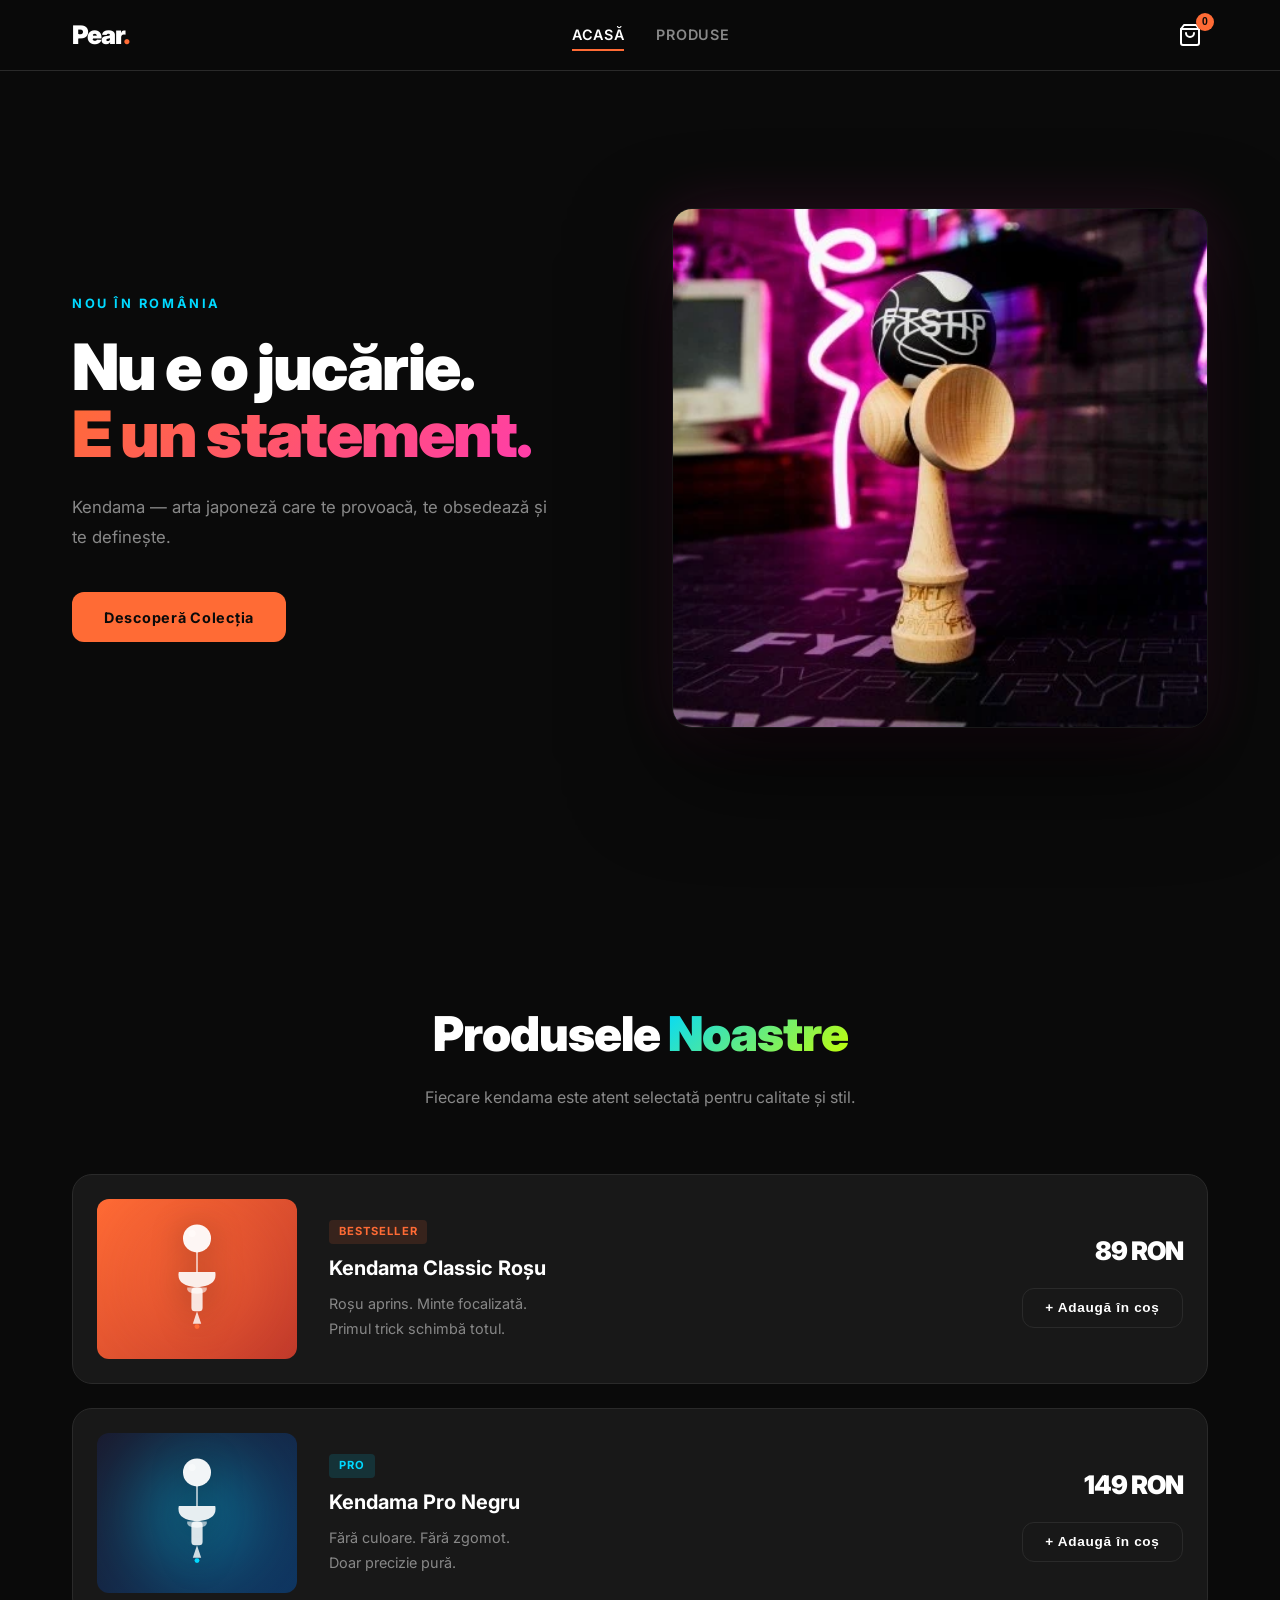
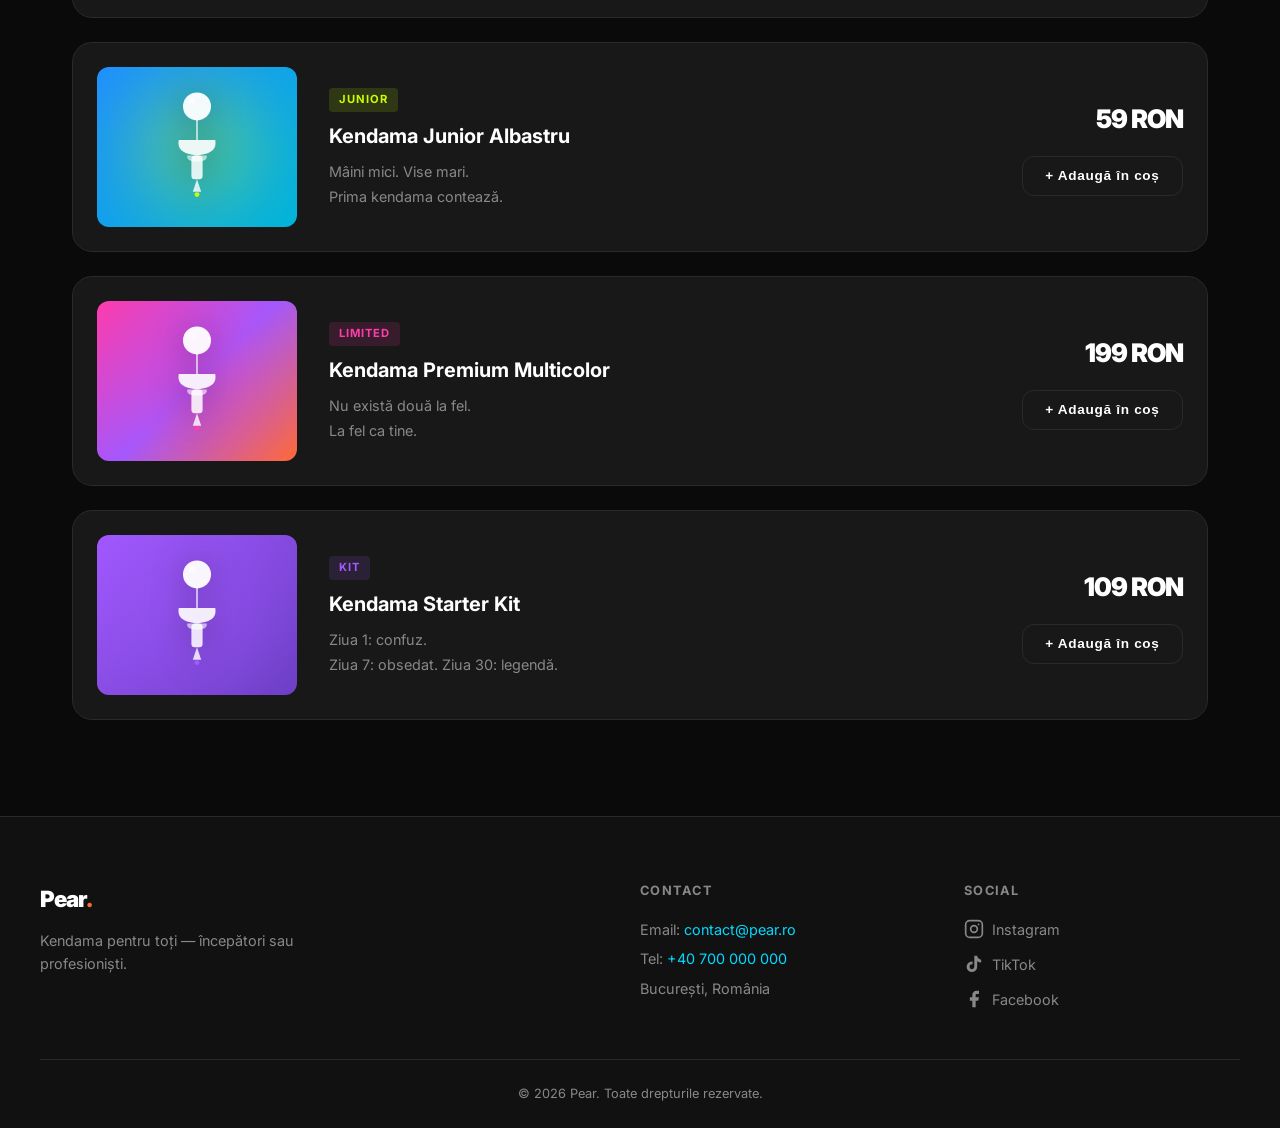
<file: index.html>
<!DOCTYPE html>
<html lang="ro">
<head>
  <meta charset="UTF-8" />
  <meta name="viewport" content="width=device-width, initial-scale=1.0" />
  <title>Pear — Magazin Kendama Online | Livrare în România</title>

  <!-- SEO -->
  <meta name="description" content="Cumpără kendama de calitate din magazinul Pear. Livrare rapidă în toată România. Kendama pentru începători, avansați și copii." />
  <meta name="keywords" content="kendama, cumpara kendama, kendama romania, jucarii japoneze, kendama shop" />
  <meta name="author" content="Pear Kendama Shop" />
  <meta name="robots" content="index, follow" />
  <link rel="canonical" href="https://drewstrr.github.io/Magazin-online/" />

  <!-- Open Graph -->
  <meta property="og:type" content="website" />
  <meta property="og:title" content="Pear — Magazin Kendama Online" />
  <meta property="og:description" content="Kendama de calitate, livrare rapidă în toată România." />
  <meta property="og:url" content="https://drewstrr.github.io/Magazin-online/" />
  <meta property="og:site_name" content="Pear Kendama" />

  <link rel="stylesheet" href="css/style.css" />
  <link rel="preconnect" href="https://fonts.googleapis.com" />
  <link href="https://fonts.googleapis.com/css2?family=Inter:wght@300;400;600;700;900&display=swap" rel="stylesheet" />
</head>
<body>

  <!-- ===== HEADER ===== -->
  <header class="header" id="header">
    <div class="header__inner">
      <a href="#home" class="logo">Pear<span class="logo__dot">.</span></a>

      <nav class="nav" id="nav">
        <a href="#home" class="nav__link active" onclick="closeMenu()">Acasă</a>
        <a href="#produse" class="nav__link" onclick="closeMenu()">Produse</a>
      </nav>

      <div class="header__actions">
        <button class="cart-btn" id="cartBtn" aria-label="Coș de cumpărături">
          <svg xmlns="http://www.w3.org/2000/svg" width="24" height="24" fill="none" viewBox="0 0 24 24" stroke="currentColor" stroke-width="2">
            <path stroke-linecap="round" stroke-linejoin="round" d="M6 2L3 6v14a2 2 0 002 2h14a2 2 0 002-2V6l-3-4z"/>
            <line x1="3" y1="6" x2="21" y2="6" stroke-linecap="round"/>
            <path stroke-linecap="round" stroke-linejoin="round" d="M16 10a4 4 0 01-8 0"/>
          </svg>
          <span class="cart-badge" id="cartBadge">0</span>
        </button>

        <button class="hamburger" id="hamburger" aria-label="Meniu" aria-expanded="false">
          <span></span><span></span><span></span>
        </button>
      </div>
    </div>
  </header>

  <!-- Mobile menu overlay -->
  <div class="nav-overlay" id="navOverlay" onclick="closeMenu()"></div>

  <!-- ===== HERO ===== -->
  <section class="hero" id="home">
    <div class="hero__content">
      <p class="hero__eyebrow">Nou în România</p>
      <h1 class="hero__title">Nu e o jucărie.<br/><span class="hero__highlight">E un statement.</span></h1>
      <p class="hero__sub">Kendama — arta japoneză care te provoacă, te obsedează și te definește.</p>
      <a href="#produse" class="btn btn--primary">Descoperă Colecția</a>
    </div>
    <div class="hero__visual">
      <img src="images/kendama_hero.webp" alt="Kendama FTSHP pe fundal neon roz" class="hero__img" />
    </div>
  </section>

  <!-- ===== PRODUCTS ===== -->
  <section class="products" id="produse">
    <div class="products__header">
      <h2 class="products__title">Produsele <span class="highlight">Noastre</span></h2>
      <p class="products__sub">Fiecare kendama este atent selectată pentru calitate și stil.</p>
    </div>
    <div class="products__list" id="productsList"></div>
  </section>

  <!-- ===== FOOTER ===== -->
  <footer class="footer">
    <div class="footer__inner">
      <div class="footer__brand">
        <span class="logo">Pear<span class="logo__dot">.</span></span>
        <p>Kendama pentru toți — începători sau profesioniști.</p>
      </div>
      <div class="footer__contact">
        <h4>Contact</h4>
        <p>Email: <a href="mailto:contact@pear.ro">contact@pear.ro</a></p>
        <p>Tel: <a href="tel:+40700000000">+40 700 000 000</a></p>
        <p>București, România</p>
      </div>
      <div class="footer__social">
        <h4>Social</h4>
        <div class="social-links">
          <a href="#" class="social-link" aria-label="Instagram">
            <svg xmlns="http://www.w3.org/2000/svg" width="20" height="20" fill="none" viewBox="0 0 24 24" stroke="currentColor" stroke-width="2">
              <rect x="2" y="2" width="20" height="20" rx="5" ry="5"/>
              <circle cx="12" cy="12" r="4"/>
              <circle cx="17.5" cy="6.5" r="1" fill="currentColor" stroke="none"/>
            </svg>
            Instagram
          </a>
          <a href="#" class="social-link" aria-label="TikTok">
            <svg xmlns="http://www.w3.org/2000/svg" width="20" height="20" viewBox="0 0 24 24" fill="currentColor">
              <path d="M19.59 6.69a4.83 4.83 0 01-3.77-4.25V2h-3.45v13.67a2.89 2.89 0 01-2.88 2.5 2.89 2.89 0 01-2.89-2.89 2.89 2.89 0 012.89-2.89c.28 0 .54.04.79.1V9.01a6.33 6.33 0 00-.79-.05 6.34 6.34 0 00-6.34 6.34 6.34 6.34 0 006.34 6.34 6.34 6.34 0 006.33-6.34V8.69a8.18 8.18 0 004.78 1.52V6.77a4.85 4.85 0 01-1.01-.08z"/>
            </svg>
            TikTok
          </a>
          <a href="#" class="social-link" aria-label="Facebook">
            <svg xmlns="http://www.w3.org/2000/svg" width="20" height="20" fill="currentColor" viewBox="0 0 24 24">
              <path d="M18 2h-3a5 5 0 00-5 5v3H7v4h3v8h4v-8h3l1-4h-4V7a1 1 0 011-1h3z"/>
            </svg>
            Facebook
          </a>
        </div>
      </div>
    </div>
    <div class="footer__bottom">
      <p>&copy; 2026 Pear. Toate drepturile rezervate.</p>
    </div>
  </footer>

  <!-- ===== CART SIDE PANEL ===== -->
  <div class="cart-overlay" id="cartOverlay"></div>
  <aside class="cart-panel" id="cartPanel">
    <div class="cart-panel__header">
      <h3>Coșul Tău</h3>
      <button class="cart-close" id="cartClose" aria-label="Închide coșul">&times;</button>
    </div>
    <div class="cart-panel__items" id="cartItems">
      <p class="cart-empty">Coșul tău este gol.</p>
    </div>
    <div class="cart-panel__footer" id="cartFooter" style="display:none;">
      <div class="cart-total">
        <span>Total:</span>
        <span id="cartTotal">0 RON</span>
      </div>
      <a href="checkout.html" class="btn btn--primary btn--full" style="text-align:center;">Finalizează Comanda →</a>
    </div>
  </aside>

  <script src="js/main.js"></script>
</body>
</html>
</file>
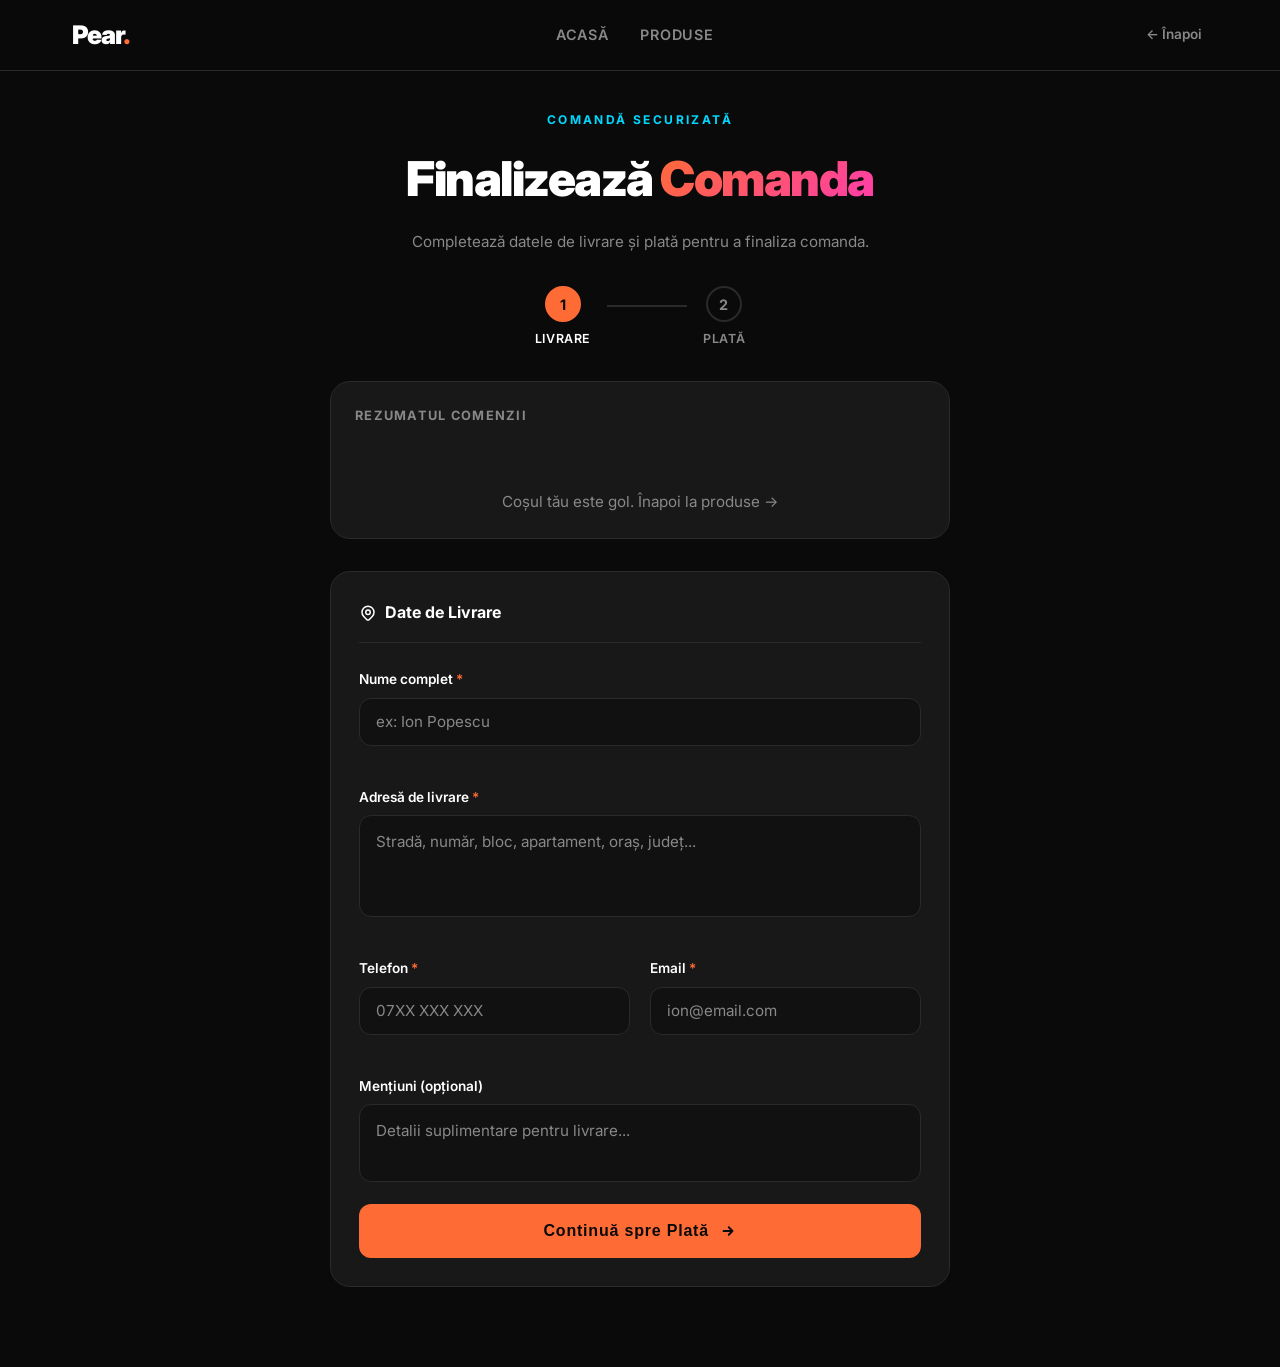
<file: checkout.html>
<!DOCTYPE html>
<html lang="ro">
<head>
  <meta charset="UTF-8" />
  <meta name="viewport" content="width=device-width, initial-scale=1.0" />
  <title>Finalizează Comanda — Pear Kendama</title>

  <!-- SEO -->
  <meta name="description" content="Finalizează comanda ta de kendama pe Pear. Plată securizată cu cardul, livrare rapidă în toată România." />
  <meta name="robots" content="noindex, nofollow" />
  <link rel="canonical" href="https://drewstrr.github.io/Magazin-online/checkout.html" />

  <!-- Open Graph -->
  <meta property="og:type" content="website" />
  <meta property="og:title" content="Checkout — Pear Kendama" />
  <meta property="og:description" content="Finalizează comanda ta în siguranță." />
  <meta property="og:url" content="https://drewstrr.github.io/Magazin-online/checkout.html" />

  <link rel="stylesheet" href="css/style.css" />
  <link rel="stylesheet" href="css/checkout.css" />
  <link rel="preconnect" href="https://fonts.googleapis.com" />
  <link href="https://fonts.googleapis.com/css2?family=Inter:wght@300;400;600;700;900&display=swap" rel="stylesheet" />
</head>
<body>

  <!-- HEADER -->
  <header class="header" id="header">
    <div class="header__inner">
      <a href="index.html" class="logo">Pear<span class="logo__dot">.</span></a>
      <nav class="nav">
        <a href="index.html" class="nav__link">Acasă</a>
        <a href="index.html#produse" class="nav__link">Produse</a>
      </nav>
      <a href="index.html" class="cart-btn" style="font-size:0.85rem;font-weight:600;color:var(--muted);">← Înapoi</a>
    </div>
  </header>

  <!-- CHECKOUT -->
  <main class="checkout">
    <div class="checkout__container">

      <!-- Title -->
      <div class="checkout__heading">
        <p class="checkout__step">Comandă securizată</p>
        <h1 class="checkout__title">Finalizează <span class="hero__highlight">Comanda</span></h1>
        <p class="checkout__sub">Completează datele de livrare și plată pentru a finaliza comanda.</p>
      </div>

      <!-- Steps indicator -->
      <div class="steps">
        <div class="step active" id="step1Ind">
          <div class="step__circle">1</div>
          <span>Livrare</span>
        </div>
        <div class="step__line"></div>
        <div class="step" id="step2Ind">
          <div class="step__circle">2</div>
          <span>Plată</span>
        </div>
      </div>

      <!-- Order Summary -->
      <div class="checkout__summary">
        <h3 class="summary__title">Rezumatul Comenzii</h3>
        <div class="summary__items" id="summaryItems">
          <p class="cart-empty">Coșul tău este gol. <a href="index.html">Înapoi la produse →</a></p>
        </div>
        <div class="summary__total" id="summaryTotal" style="display:none;">
          <span>Total</span>
          <span id="summaryTotalValue"></span>
        </div>
      </div>

      <!-- ===== STEP 1: Delivery ===== -->
      <form class="checkout__form" id="deliveryForm" novalidate>
        <h3 class="form__section-title">
          <svg xmlns="http://www.w3.org/2000/svg" width="18" height="18" fill="none" viewBox="0 0 24 24" stroke="currentColor" stroke-width="2"><path stroke-linecap="round" stroke-linejoin="round" d="M17.657 16.657L13.414 20.9a1.998 1.998 0 01-2.827 0l-4.244-4.243a8 8 0 1111.314 0z"/><circle cx="12" cy="11" r="3"/></svg>
          Date de Livrare
        </h3>

        <div class="form-group">
          <label for="name" class="form-label">Nume complet <span class="required">*</span></label>
          <input type="text" id="name" name="name" class="form-input" placeholder="ex: Ion Popescu" autocomplete="name" />
          <span class="form-error" id="nameError"></span>
        </div>

        <div class="form-group">
          <label for="address" class="form-label">Adresă de livrare <span class="required">*</span></label>
          <textarea id="address" name="address" class="form-input form-textarea" placeholder="Stradă, număr, bloc, apartament, oraș, județ..." autocomplete="street-address" rows="3"></textarea>
          <span class="form-error" id="addressError"></span>
        </div>

        <div class="form-row">
          <div class="form-group">
            <label for="phone" class="form-label">Telefon <span class="required">*</span></label>
            <input type="tel" id="phone" name="phone" class="form-input" placeholder="07XX XXX XXX" autocomplete="tel" />
            <span class="form-error" id="phoneError"></span>
          </div>
          <div class="form-group">
            <label for="email" class="form-label">Email <span class="required">*</span></label>
            <input type="email" id="email" name="email" class="form-input" placeholder="ion@email.com" autocomplete="email" />
            <span class="form-error" id="emailError"></span>
          </div>
        </div>

        <div class="form-group">
          <label for="notes" class="form-label">Mențiuni (opțional)</label>
          <textarea id="notes" name="notes" class="form-input form-textarea" placeholder="Detalii suplimentare pentru livrare..." rows="2"></textarea>
        </div>

        <button type="submit" class="btn btn--primary btn--checkout">
          Continuă spre Plată
          <svg xmlns="http://www.w3.org/2000/svg" width="18" height="18" fill="none" viewBox="0 0 24 24" stroke="currentColor" stroke-width="2.5">
            <path stroke-linecap="round" stroke-linejoin="round" d="M13 7l5 5m0 0l-5 5m5-5H6"/>
          </svg>
        </button>
      </form>

      <!-- ===== STEP 2: Payment ===== -->
      <form class="checkout__form" id="paymentForm" novalidate style="display:none;">
        <h3 class="form__section-title">
          <svg xmlns="http://www.w3.org/2000/svg" width="18" height="18" fill="none" viewBox="0 0 24 24" stroke="currentColor" stroke-width="2"><rect x="1" y="4" width="22" height="16" rx="2" ry="2"/><line x1="1" y1="10" x2="23" y2="10"/></svg>
          Date Card
        </h3>

        <!-- Card Preview -->
        <div class="card-preview" id="cardPreview">
          <div class="card-preview__top">
            <span class="card-preview__bank">Pear Pay</span>
            <span class="card-preview__type" id="cardTypeLabel">
              <svg id="cardTypeVisa" xmlns="http://www.w3.org/2000/svg" width="40" height="14" viewBox="0 0 40 14" style="display:none;fill:white;"><text x="0" y="12" font-size="14" font-weight="900" font-family="Inter,sans-serif">VISA</text></svg>
              <svg id="cardTypeMC" viewBox="0 0 38 24" width="38" height="24" style="display:none;"><circle cx="15" cy="12" r="10" fill="#EB001B" opacity="0.9"/><circle cx="23" cy="12" r="10" fill="#F79E1B" opacity="0.9"/><path d="M19 5.27a10 10 0 010 13.46A10 10 0 0119 5.27z" fill="#FF5F00" opacity="0.9"/></svg>
            </span>
          </div>
          <div class="card-preview__chip">
            <div class="chip"></div>
          </div>
          <div class="card-preview__number" id="previewNumber">•••• •••• •••• ••••</div>
          <div class="card-preview__bottom">
            <div>
              <div class="card-preview__label">Titular</div>
              <div class="card-preview__value" id="previewName">NUMELE TĂU</div>
            </div>
            <div>
              <div class="card-preview__label">Expiră</div>
              <div class="card-preview__value" id="previewExpiry">MM/YY</div>
            </div>
          </div>
        </div>

        <div class="form-group">
          <label for="cardNumber" class="form-label">Număr card <span class="required">*</span></label>
          <div class="input-icon-wrap">
            <input type="text" id="cardNumber" name="cardNumber" class="form-input" placeholder="1234 5678 9012 3456" maxlength="19" inputmode="numeric" autocomplete="cc-number" />
            <span class="input-icon" id="cardIcon">
              <svg xmlns="http://www.w3.org/2000/svg" width="20" height="20" fill="none" viewBox="0 0 24 24" stroke="currentColor" stroke-width="1.5"><rect x="1" y="4" width="22" height="16" rx="2"/><line x1="1" y1="10" x2="23" y2="10"/></svg>
            </span>
          </div>
          <span class="form-error" id="cardNumberError"></span>
        </div>

        <div class="form-group">
          <label for="cardName" class="form-label">Numele titularului <span class="required">*</span></label>
          <input type="text" id="cardName" name="cardName" class="form-input" placeholder="ION POPESCU" autocomplete="cc-name" style="text-transform:uppercase;" />
          <span class="form-error" id="cardNameError"></span>
        </div>

        <div class="form-row">
          <div class="form-group">
            <label for="cardExpiry" class="form-label">Data expirării <span class="required">*</span></label>
            <input type="text" id="cardExpiry" name="cardExpiry" class="form-input" placeholder="MM/YY" maxlength="5" inputmode="numeric" autocomplete="cc-exp" />
            <span class="form-error" id="cardExpiryError"></span>
          </div>
          <div class="form-group">
            <label for="cardCvv" class="form-label">
              CVV <span class="required">*</span>
              <span class="cvv-hint" title="3 cifre pe spatele cardului">?</span>
            </label>
            <input type="password" id="cardCvv" name="cardCvv" class="form-input" placeholder="•••" maxlength="4" inputmode="numeric" autocomplete="cc-csc" />
            <span class="form-error" id="cardCvvError"></span>
          </div>
        </div>

        <div class="secure-badge">
          <svg xmlns="http://www.w3.org/2000/svg" width="14" height="14" fill="none" viewBox="0 0 24 24" stroke="currentColor" stroke-width="2"><path stroke-linecap="round" stroke-linejoin="round" d="M12 22s8-4 8-10V5l-8-3-8 3v7c0 6 8 10 8 10z"/></svg>
          Plată securizată 256-bit SSL — simulare demo, nu se procesează date reale
        </div>

        <div class="form-row" style="gap:1rem;margin-top:0.5rem;">
          <button type="button" class="btn btn--back" id="backToDelivery">← Înapoi</button>
          <button type="submit" class="btn btn--primary btn--checkout" id="payBtn" style="flex:1;">
            <span id="payText">Plătește Acum</span>
            <svg id="payIcon" xmlns="http://www.w3.org/2000/svg" width="18" height="18" fill="none" viewBox="0 0 24 24" stroke="currentColor" stroke-width="2.5"><path stroke-linecap="round" stroke-linejoin="round" d="M9 12l2 2 4-4m6 2a9 9 0 11-18 0 9 9 0 0118 0z"/></svg>
          </button>
        </div>
      </form>

      <!-- ===== SUCCESS ===== -->
      <div class="checkout__success" id="checkoutSuccess" style="display:none;">
        <div class="success__icon">✓</div>
        <p class="success__order-label">Numărul comenzii tale</p>
        <h2 class="success__order-number" id="orderNumber">#PEAR-000000</h2>
        <h3 class="success__title">Plată confirmată!</h3>
        <p class="success__msg">Îți mulțumim! Vei primi un email de confirmare în curând.<br/>Comanda va fi livrată în 2–4 zile lucrătoare.</p>
        <a href="index.html" class="btn btn--primary" style="margin-top:2rem;display:inline-block;">
          Înapoi la magazin
        </a>
      </div>

    </div>
  </main>

  <script src="js/checkout.js"></script>
</body>
</html>
</file>
<file: css/style.css>
/* =============================================
   PEAR — E-Commerce Kendama
   Black + Colorful Minimal Design
   ============================================= */

:root {
  --black:    #0a0a0a;
  --dark:     #111111;
  --card:     #181818;
  --border:   #2a2a2a;
  --white:    #ffffff;
  --muted:    #888888;
  --accent1:  #ff6b35;   /* orange */
  --accent2:  #00d9ff;   /* cyan */
  --accent3:  #c8ff00;   /* lime */
  --accent4:  #ff3cac;   /* pink */
  --radius:   12px;
  --radius-lg:20px;
  --transition: 0.25s ease;
}

*, *::before, *::after { box-sizing: border-box; margin: 0; padding: 0; }

html { scroll-behavior: smooth; }

body {
  font-family: 'Inter', sans-serif;
  background: var(--black);
  color: var(--white);
  line-height: 1.6;
  overflow-x: hidden;
}

a { color: inherit; text-decoration: none; }
img { max-width: 100%; }

/* =============================================
   HEADER
   ============================================= */
.header {
  position: fixed;
  top: 0; left: 0; right: 0;
  z-index: 100;
  background: rgba(10, 10, 10, 0.85);
  backdrop-filter: blur(16px);
  border-bottom: 1px solid var(--border);
  transition: var(--transition);
}

.header__inner {
  max-width: 1200px;
  margin: 0 auto;
  padding: 0 2rem;
  height: 70px;
  display: flex;
  align-items: center;
  justify-content: space-between;
  gap: 2rem;
}

.logo {
  font-size: 1.6rem;
  font-weight: 900;
  letter-spacing: -1px;
  color: var(--white);
}
.logo__dot { color: var(--accent1); }

.nav { display: flex; gap: 2rem; }

.nav__link {
  font-size: 0.9rem;
  font-weight: 600;
  color: var(--muted);
  letter-spacing: 0.05em;
  text-transform: uppercase;
  transition: color var(--transition);
  position: relative;
}
.nav__link::after {
  content: '';
  position: absolute;
  bottom: -4px; left: 0; right: 0;
  height: 2px;
  background: var(--accent1);
  transform: scaleX(0);
  transition: transform var(--transition);
}
.nav__link:hover,
.nav__link.active { color: var(--white); }
.nav__link:hover::after,
.nav__link.active::after { transform: scaleX(1); }

.header__actions {
  display: flex;
  align-items: center;
  gap: 0.5rem;
}

.cart-btn {
  position: relative;
  background: none;
  border: none;
  color: var(--white);
  cursor: pointer;
  padding: 0.4rem;
  display: flex;
  align-items: center;
  transition: color var(--transition);
}
.cart-btn:hover { color: var(--accent1); }

/* ---- Hamburger ---- */
.hamburger {
  display: none;
  flex-direction: column;
  justify-content: center;
  gap: 5px;
  background: none;
  border: none;
  cursor: pointer;
  padding: 0.4rem;
  width: 36px;
  height: 36px;
}
.hamburger span {
  display: block;
  height: 2px;
  background: var(--white);
  border-radius: 2px;
  transition: transform 0.3s ease, opacity 0.3s ease;
}
.hamburger.open span:nth-child(1) { transform: translateY(7px) rotate(45deg); }
.hamburger.open span:nth-child(2) { opacity: 0; }
.hamburger.open span:nth-child(3) { transform: translateY(-7px) rotate(-45deg); }

/* Mobile nav overlay */
.nav-overlay {
  display: none;
  position: fixed;
  inset: 0;
  background: rgba(0,0,0,0.5);
  z-index: 98;
}
.nav-overlay.active { display: block; }

.cart-badge {
  position: absolute;
  top: -4px; right: -6px;
  background: var(--accent1);
  color: var(--black);
  font-size: 0.65rem;
  font-weight: 700;
  border-radius: 50%;
  width: 18px; height: 18px;
  display: flex; align-items: center; justify-content: center;
  transition: transform 0.2s ease;
}
.cart-badge.pop { transform: scale(1.4); }

/* =============================================
   HERO
   ============================================= */
.hero {
  min-height: 100vh;
  display: grid;
  grid-template-columns: 1fr 1fr;
  align-items: center;
  max-width: 1200px;
  margin: 0 auto;
  padding: 100px 2rem 4rem;
  gap: 4rem;
  position: relative;
}

.hero__eyebrow {
  font-size: 0.8rem;
  font-weight: 700;
  letter-spacing: 0.2em;
  text-transform: uppercase;
  color: var(--accent2);
  margin-bottom: 1.2rem;
}

.hero__title {
  font-size: clamp(2.5rem, 5vw, 4.5rem);
  font-weight: 900;
  line-height: 1.05;
  letter-spacing: -2px;
  margin-bottom: 1.5rem;
}

.hero__highlight {
  background: linear-gradient(135deg, var(--accent1), var(--accent4));
  -webkit-background-clip: text;
  -webkit-text-fill-color: transparent;
  background-clip: text;
}

.hero__sub {
  font-size: 1.05rem;
  color: var(--muted);
  max-width: 480px;
  margin-bottom: 2.5rem;
  line-height: 1.8;
}

/* ---- Buttons ---- */
.btn {
  display: inline-block;
  padding: 0.85rem 2rem;
  border-radius: var(--radius);
  font-weight: 700;
  font-size: 0.9rem;
  letter-spacing: 0.05em;
  cursor: pointer;
  border: none;
  transition: transform var(--transition), box-shadow var(--transition), background var(--transition);
}
.btn--primary {
  background: var(--accent1);
  color: var(--black);
}
.btn--primary:hover {
  transform: translateY(-2px);
  box-shadow: 0 8px 30px rgba(255, 107, 53, 0.4);
}
.btn--full { width: 100%; text-align: center; }

/* ---- Hero Visual ---- */
.hero__visual {
  position: relative;
  display: flex;
  align-items: center;
  justify-content: center;
  height: 520px;
}

.hero__img {
  width: 100%;
  height: 100%;
  object-fit: cover;
  object-position: center;
  border-radius: var(--radius-lg);
  box-shadow: 0 40px 100px rgba(0,0,0,0.7), 0 0 60px rgba(255, 60, 172, 0.15);
  border: 1px solid rgba(255,255,255,0.06);
  animation: heroReveal 0.9s cubic-bezier(0.22, 1, 0.36, 1) both;
}

@keyframes heroReveal {
  from { opacity: 0; transform: translateY(20px) scale(0.97); }
  to   { opacity: 1; transform: translateY(0) scale(1); }
}

/* =============================================
   PRODUCTS
   ============================================= */
.products {
  max-width: 1200px;
  margin: 0 auto;
  padding: 6rem 2rem;
}

.products__header {
  text-align: center;
  margin-bottom: 4rem;
}

.products__title {
  font-size: clamp(2rem, 4vw, 3rem);
  font-weight: 900;
  letter-spacing: -1px;
  margin-bottom: 0.75rem;
}

.highlight {
  background: linear-gradient(135deg, var(--accent2), var(--accent3));
  -webkit-background-clip: text;
  -webkit-text-fill-color: transparent;
  background-clip: text;
}

.products__sub {
  color: var(--muted);
  font-size: 1rem;
}

/* ---- Product List ---- */
.products__list {
  display: flex;
  flex-direction: column;
  gap: 1.5rem;
}

.product-card {
  display: grid;
  grid-template-columns: 200px 1fr auto;
  align-items: center;
  gap: 2rem;
  background: var(--card);
  border: 1px solid var(--border);
  border-radius: var(--radius-lg);
  padding: 1.5rem;
  transition: transform var(--transition), border-color var(--transition), box-shadow var(--transition);
  position: relative;
  overflow: hidden;
}
.product-card::before {
  content: '';
  position: absolute;
  top: 0; left: 0;
  width: 3px; height: 100%;
  background: linear-gradient(180deg, var(--accent1), var(--accent4));
  opacity: 0;
  transition: opacity var(--transition);
}
.product-card:hover {
  transform: translateX(4px);
  border-color: var(--accent1);
  box-shadow: 0 8px 40px rgba(0,0,0,0.4);
}
.product-card:hover::before { opacity: 1; }

.product-card__visual {
  width: 200px;
  height: 160px;
  border-radius: var(--radius);
  display: flex;
  align-items: center;
  justify-content: center;
  flex-shrink: 0;
  position: relative;
  overflow: hidden;
}
.product-card__glow {
  position: absolute;
  width: 120px; height: 120px;
  border-radius: 50%;
  filter: blur(40px);
  opacity: 0.4;
  pointer-events: none;
}

.product-card__tag {
  display: inline-block;
  font-size: 0.7rem;
  font-weight: 700;
  letter-spacing: 0.1em;
  text-transform: uppercase;
  padding: 0.2rem 0.6rem;
  border-radius: 4px;
  margin-bottom: 0.5rem;
}

.product-card__name {
  font-size: 1.25rem;
  font-weight: 700;
  margin-bottom: 0.5rem;
}

.product-card__desc {
  color: var(--muted);
  font-size: 0.9rem;
  line-height: 1.7;
  max-width: 500px;
}

.product-card__action {
  display: flex;
  flex-direction: column;
  align-items: flex-end;
  gap: 1rem;
  min-width: 140px;
}

.product-card__price {
  font-size: 1.6rem;
  font-weight: 900;
  letter-spacing: -1px;
}

.btn--add {
  background: transparent;
  color: var(--white);
  border: 1px solid var(--border);
  padding: 0.7rem 1.4rem;
  font-size: 0.85rem;
}
.btn--add:hover {
  background: var(--accent1);
  color: var(--black);
  border-color: var(--accent1);
  transform: translateY(-2px);
  box-shadow: 0 6px 20px rgba(255,107,53,0.3);
}
.btn--add.added {
  background: var(--accent3);
  color: var(--black);
  border-color: var(--accent3);
}

/* =============================================
   FOOTER
   ============================================= */
.footer {
  background: var(--dark);
  border-top: 1px solid var(--border);
  padding: 4rem 2rem 0;
}

.footer__inner {
  max-width: 1200px;
  margin: 0 auto;
  display: grid;
  grid-template-columns: 2fr 1fr 1fr;
  gap: 3rem;
  padding-bottom: 3rem;
}

.footer__brand .logo { font-size: 1.4rem; }
.footer__brand p {
  color: var(--muted);
  font-size: 0.9rem;
  margin-top: 0.75rem;
  max-width: 260px;
}

.footer__contact h4,
.footer__social h4 {
  font-size: 0.8rem;
  font-weight: 700;
  letter-spacing: 0.1em;
  text-transform: uppercase;
  color: var(--muted);
  margin-bottom: 1rem;
}

.footer__contact p {
  font-size: 0.9rem;
  color: var(--muted);
  margin-bottom: 0.4rem;
}
.footer__contact a { color: var(--accent2); transition: opacity var(--transition); }
.footer__contact a:hover { opacity: 0.7; }

.social-links { display: flex; flex-direction: column; gap: 0.75rem; }

.social-link {
  display: flex;
  align-items: center;
  gap: 0.5rem;
  font-size: 0.9rem;
  color: var(--muted);
  transition: color var(--transition);
}
.social-link:hover { color: var(--white); }

.footer__bottom {
  max-width: 1200px;
  margin: 0 auto;
  padding: 1.5rem 0;
  border-top: 1px solid var(--border);
  text-align: center;
  font-size: 0.8rem;
  color: var(--muted);
}

/* =============================================
   CART PANEL
   ============================================= */
.cart-overlay {
  position: fixed;
  inset: 0;
  background: rgba(0,0,0,0.6);
  z-index: 200;
  opacity: 0;
  pointer-events: none;
  transition: opacity var(--transition);
}
.cart-overlay.active { opacity: 1; pointer-events: all; }

.cart-panel {
  position: fixed;
  top: 0; right: 0;
  width: 400px;
  max-width: 100vw;
  height: 100vh;
  background: var(--dark);
  border-left: 1px solid var(--border);
  z-index: 201;
  display: flex;
  flex-direction: column;
  transform: translateX(100%);
  transition: transform 0.35s cubic-bezier(0.4, 0, 0.2, 1);
}
.cart-panel.open { transform: translateX(0); }

.cart-panel__header {
  padding: 1.5rem 1.5rem;
  border-bottom: 1px solid var(--border);
  display: flex;
  align-items: center;
  justify-content: space-between;
}
.cart-panel__header h3 { font-size: 1.1rem; font-weight: 700; }

.cart-close {
  background: none;
  border: none;
  color: var(--muted);
  font-size: 1.8rem;
  cursor: pointer;
  line-height: 1;
  padding: 0;
  transition: color var(--transition);
}
.cart-close:hover { color: var(--white); }

.cart-panel__items {
  flex: 1;
  overflow-y: auto;
  padding: 1.5rem;
  display: flex;
  flex-direction: column;
  gap: 1rem;
}

.cart-empty {
  color: var(--muted);
  text-align: center;
  margin-top: 3rem;
  font-size: 0.95rem;
}

/* Cart item */
.cart-item {
  display: grid;
  grid-template-columns: 70px 1fr auto;
  align-items: center;
  gap: 1rem;
  background: var(--card);
  border: 1px solid var(--border);
  border-radius: var(--radius);
  padding: 0.75rem;
}
.cart-item__img {
  width: 70px; height: 60px;
  object-fit: cover;
  border-radius: 8px;
  background: var(--dark);
}
.cart-item__name { font-size: 0.9rem; font-weight: 600; margin-bottom: 0.2rem; }
.cart-item__price { font-size: 0.85rem; color: var(--accent1); font-weight: 700; }
.cart-item__qty {
  display: flex;
  align-items: center;
  gap: 0.4rem;
  margin-top: 0.4rem;
}
.qty-btn {
  width: 24px; height: 24px;
  border-radius: 6px;
  background: var(--border);
  border: none;
  color: var(--white);
  font-size: 1rem;
  cursor: pointer;
  display: flex; align-items: center; justify-content: center;
  transition: background var(--transition);
}
.qty-btn:hover { background: var(--accent1); color: var(--black); }
.qty-display { font-size: 0.85rem; font-weight: 700; min-width: 20px; text-align: center; }

.cart-item__remove {
  background: none;
  border: none;
  color: var(--muted);
  cursor: pointer;
  font-size: 1.2rem;
  padding: 0;
  align-self: flex-start;
  transition: color var(--transition);
}
.cart-item__remove:hover { color: var(--accent4); }

.cart-panel__footer {
  padding: 1.5rem;
  border-top: 1px solid var(--border);
}
.cart-total {
  display: flex;
  justify-content: space-between;
  font-size: 1.1rem;
  font-weight: 700;
  margin-bottom: 1.2rem;
}
#cartTotal { color: var(--accent1); }

/* =============================================
   RESPONSIVE — Mobile First
   ============================================= */

/* Tablet */
@media (max-width: 900px) {
  .hero {
    grid-template-columns: 1fr;
    text-align: center;
    padding-top: 120px;
    gap: 2rem;
  }
  .hero__sub { margin: 0 auto 2rem; }
  .hero__visual { height: 340px; width: 100%; }

  .product-card {
    grid-template-columns: 140px 1fr;
    grid-template-rows: 1fr auto;
  }
  .product-card__visual { width: 140px; height: 120px; }
  .product-card__action {
    grid-column: 1 / -1;
    flex-direction: row;
    justify-content: space-between;
    align-items: center;
    min-width: unset;
  }

  .footer__inner { grid-template-columns: 1fr 1fr; }
  .footer__brand { grid-column: 1 / -1; }
}

/* Mobile */
@media (max-width: 600px) {
  .header__inner { padding: 0 1rem; }

  /* Hamburger visible, nav becomes drawer */
  .hamburger { display: flex; }

  .nav {
    position: fixed;
    top: 0; right: 0;
    height: 100vh;
    width: 260px;
    background: var(--dark);
    border-left: 1px solid var(--border);
    flex-direction: column;
    justify-content: center;
    align-items: center;
    gap: 2.5rem;
    z-index: 99;
    transform: translateX(100%);
    transition: transform 0.35s cubic-bezier(0.4, 0, 0.2, 1);
  }
  .nav.open { transform: translateX(0); }

  .nav__link {
    font-size: 1.4rem;
    letter-spacing: 0.05em;
  }
  .nav__link::after { display: none; }

  /* Products — 2 columns on mobile */
  .products { padding: 3rem 1rem; }

  .products__list {
    display: grid;
    grid-template-columns: 1fr 1fr;
    gap: 1rem;
  }

  .product-card {
    display: flex;
    flex-direction: column;
    gap: 0.75rem;
    padding: 1rem;
  }
  .product-card::before { width: 100%; height: 3px; top: 0; left: 0; }
  .product-card:hover { transform: translateY(-4px); }

  .product-card__visual {
    width: 100%;
    height: 140px;
  }
  .product-card__name { font-size: 1rem; }
  .product-card__desc { font-size: 0.8rem; display: -webkit-box; -webkit-line-clamp: 2; -webkit-box-orient: vertical; overflow: hidden; }

  .product-card__action {
    flex-direction: row;
    justify-content: space-between;
    align-items: center;
    min-width: unset;
    grid-column: unset;
  }
  .product-card__price { font-size: 1.2rem; }

  .btn--add { padding: 0.5rem 0.9rem; font-size: 0.75rem; }

  .footer__inner { grid-template-columns: 1fr; }

  .cart-panel { width: 100vw; }
}
</file>
<file: css/checkout.css>
/* =============================================
   CHECKOUT PAGE
   ============================================= */

.checkout {
  min-height: 100vh;
  padding: 110px 1.5rem 5rem;
  display: flex;
  align-items: flex-start;
  justify-content: center;
}

.checkout__container {
  width: 100%;
  max-width: 620px;
  display: flex;
  flex-direction: column;
  gap: 2rem;
}

/* ---- Heading ---- */
.checkout__heading { text-align: center; }

.checkout__step {
  font-size: 0.75rem;
  font-weight: 700;
  letter-spacing: 0.2em;
  text-transform: uppercase;
  color: var(--accent2);
  margin-bottom: 0.75rem;
}

.checkout__title {
  font-size: clamp(2rem, 5vw, 3rem);
  font-weight: 900;
  letter-spacing: -1.5px;
  margin-bottom: 0.75rem;
}

.checkout__sub { color: var(--muted); font-size: 0.95rem; }

/* ---- Steps indicator ---- */
.steps {
  display: flex;
  align-items: center;
  justify-content: center;
  gap: 0;
}

.step {
  display: flex;
  flex-direction: column;
  align-items: center;
  gap: 0.4rem;
  font-size: 0.78rem;
  font-weight: 600;
  color: var(--muted);
  text-transform: uppercase;
  letter-spacing: 0.05em;
}

.step__circle {
  width: 36px; height: 36px;
  border-radius: 50%;
  border: 2px solid var(--border);
  display: flex; align-items: center; justify-content: center;
  font-weight: 700;
  font-size: 0.9rem;
  transition: all var(--transition);
}

.step.active .step__circle {
  background: var(--accent1);
  border-color: var(--accent1);
  color: var(--black);
}
.step.active { color: var(--white); }
.step.done .step__circle {
  background: var(--accent3);
  border-color: var(--accent3);
  color: var(--black);
}
.step.done .step__circle::before { content: '✓'; }
.step.done .step__circle span { display: none; }

.step__line {
  flex: 1;
  max-width: 80px;
  height: 2px;
  background: var(--border);
  margin: 0 1rem;
  margin-bottom: 1.4rem;
}

/* ---- Order Summary ---- */
.checkout__summary {
  background: var(--card);
  border: 1px solid var(--border);
  border-radius: var(--radius-lg);
  padding: 1.5rem;
}

.summary__title {
  font-size: 0.8rem;
  font-weight: 700;
  letter-spacing: 0.1em;
  text-transform: uppercase;
  color: var(--muted);
  margin-bottom: 1rem;
}

.summary__items { display: flex; flex-direction: column; gap: 0.75rem; }

.summary__item {
  display: flex;
  align-items: center;
  justify-content: space-between;
  gap: 1rem;
  font-size: 0.9rem;
}
.summary__item-name { color: var(--white); flex: 1; }
.summary__item-qty  { color: var(--muted); white-space: nowrap; }
.summary__item-price { font-weight: 700; color: var(--accent1); white-space: nowrap; }

.summary__total {
  display: flex;
  justify-content: space-between;
  align-items: center;
  margin-top: 1.25rem;
  padding-top: 1.25rem;
  border-top: 1px solid var(--border);
  font-size: 1.1rem;
  font-weight: 700;
}
#summaryTotalValue { color: var(--accent1); }

/* ---- Form ---- */
.checkout__form {
  display: flex;
  flex-direction: column;
  gap: 1.4rem;
  background: var(--card);
  border: 1px solid var(--border);
  border-radius: var(--radius-lg);
  padding: 1.75rem;
}

.form__section-title {
  font-size: 1rem;
  font-weight: 700;
  display: flex;
  align-items: center;
  gap: 0.5rem;
  margin-bottom: 0.25rem;
  padding-bottom: 1rem;
  border-bottom: 1px solid var(--border);
}

.form-row {
  display: grid;
  grid-template-columns: 1fr 1fr;
  gap: 1.2rem;
}

.form-group { display: flex; flex-direction: column; gap: 0.4rem; }

.form-label { font-size: 0.85rem; font-weight: 600; color: var(--white); }

.required { color: var(--accent1); }

.form-input {
  background: var(--dark);
  border: 1px solid var(--border);
  border-radius: var(--radius);
  padding: 0.85rem 1rem;
  color: var(--white);
  font-family: 'Inter', sans-serif;
  font-size: 0.95rem;
  transition: border-color var(--transition), box-shadow var(--transition);
  outline: none;
  width: 100%;
  resize: none;
}
.form-input::placeholder { color: var(--muted); }
.form-input:focus {
  border-color: var(--accent2);
  box-shadow: 0 0 0 3px rgba(0, 217, 255, 0.1);
}
.form-input.error {
  border-color: var(--accent4);
  box-shadow: 0 0 0 3px rgba(255, 60, 172, 0.1);
}
.form-input.valid { border-color: #3ddc84; }

.form-textarea { line-height: 1.6; }

.form-error {
  font-size: 0.78rem;
  color: var(--accent4);
  font-weight: 500;
  min-height: 1em;
}

/* ---- Input with icon ---- */
.input-icon-wrap { position: relative; }
.input-icon-wrap .form-input { padding-right: 3rem; }
.input-icon {
  position: absolute;
  right: 0.85rem;
  top: 50%;
  transform: translateY(-50%);
  color: var(--muted);
  pointer-events: none;
  display: flex;
  align-items: center;
}

/* ---- Card Preview ---- */
.card-preview {
  background: linear-gradient(135deg, #1a1a2e 0%, #16213e 50%, #0f3460 100%);
  border-radius: 16px;
  padding: 1.5rem;
  position: relative;
  overflow: hidden;
  border: 1px solid rgba(255,255,255,0.1);
  box-shadow: 0 20px 60px rgba(0,0,0,0.5);
  min-height: 190px;
  display: flex;
  flex-direction: column;
  justify-content: space-between;
}

.card-preview::before {
  content: '';
  position: absolute;
  top: -40px; right: -40px;
  width: 200px; height: 200px;
  border-radius: 50%;
  background: rgba(255,255,255,0.04);
}
.card-preview::after {
  content: '';
  position: absolute;
  bottom: -60px; left: -20px;
  width: 200px; height: 200px;
  border-radius: 50%;
  background: rgba(255,255,255,0.03);
}

.card-preview__top {
  display: flex;
  justify-content: space-between;
  align-items: center;
}

.card-preview__bank {
  font-size: 1.1rem;
  font-weight: 900;
  letter-spacing: 0.05em;
  color: rgba(255,255,255,0.9);
}

.card-preview__chip {
  margin: 1rem 0 0.5rem;
}

.chip {
  width: 44px; height: 32px;
  background: linear-gradient(135deg, #d4af37, #f5d98b, #d4af37);
  border-radius: 6px;
  position: relative;
}
.chip::before {
  content: '';
  position: absolute;
  top: 50%; left: 50%;
  transform: translate(-50%, -50%);
  width: 60%; height: 60%;
  border: 1px solid rgba(0,0,0,0.2);
  border-radius: 3px;
}

.card-preview__number {
  font-size: 1.25rem;
  font-weight: 700;
  letter-spacing: 0.2em;
  color: rgba(255,255,255,0.9);
  font-family: 'Courier New', monospace;
  margin-bottom: 1rem;
}

.card-preview__bottom {
  display: flex;
  gap: 2rem;
}

.card-preview__label {
  font-size: 0.65rem;
  text-transform: uppercase;
  letter-spacing: 0.1em;
  color: rgba(255,255,255,0.5);
  margin-bottom: 0.2rem;
}

.card-preview__value {
  font-size: 0.9rem;
  font-weight: 600;
  color: rgba(255,255,255,0.9);
  letter-spacing: 0.05em;
}

/* ---- CVV hint ---- */
.cvv-hint {
  display: inline-flex;
  align-items: center;
  justify-content: center;
  width: 16px; height: 16px;
  border-radius: 50%;
  border: 1px solid var(--muted);
  color: var(--muted);
  font-size: 0.7rem;
  font-weight: 700;
  cursor: help;
  margin-left: 0.3rem;
}

/* ---- Secure badge ---- */
.secure-badge {
  display: flex;
  align-items: center;
  gap: 0.5rem;
  font-size: 0.75rem;
  color: var(--muted);
  background: rgba(255,255,255,0.03);
  border: 1px solid var(--border);
  border-radius: 8px;
  padding: 0.6rem 0.9rem;
}
.secure-badge svg { color: var(--accent3); flex-shrink: 0; }

/* ---- Buttons ---- */
.btn--checkout {
  width: 100%;
  padding: 1.1rem 2rem;
  font-size: 1rem;
  border-radius: var(--radius);
  display: flex;
  align-items: center;
  justify-content: center;
  gap: 0.6rem;
  transition: transform var(--transition), box-shadow var(--transition);
}
.btn--checkout:hover {
  transform: translateY(-3px);
  box-shadow: 0 12px 40px rgba(255, 107, 53, 0.4);
}
.btn--checkout:disabled {
  opacity: 0.6;
  cursor: not-allowed;
  transform: none;
  box-shadow: none;
}

.btn--back {
  padding: 1.1rem 1.5rem;
  border-radius: var(--radius);
  background: transparent;
  border: 1px solid var(--border);
  color: var(--muted);
  font-weight: 600;
  font-size: 0.9rem;
  cursor: pointer;
  transition: border-color var(--transition), color var(--transition);
  white-space: nowrap;
}
.btn--back:hover { border-color: var(--white); color: var(--white); }

/* ---- Success ---- */
.checkout__success {
  text-align: center;
  padding: 3rem 2rem;
  background: var(--card);
  border: 1px solid var(--border);
  border-radius: var(--radius-lg);
  animation: fadeInUp 0.5s ease;
}

@keyframes fadeInUp {
  from { opacity: 0; transform: translateY(24px); }
  to   { opacity: 1; transform: translateY(0); }
}

.success__icon {
  width: 72px; height: 72px;
  border-radius: 50%;
  background: linear-gradient(135deg, var(--accent3), var(--accent2));
  color: var(--black);
  font-size: 2rem;
  font-weight: 900;
  display: flex;
  align-items: center;
  justify-content: center;
  margin: 0 auto 1.5rem;
}

.success__order-label {
  font-size: 0.75rem;
  font-weight: 700;
  letter-spacing: 0.15em;
  text-transform: uppercase;
  color: var(--muted);
  margin-bottom: 0.4rem;
}

.success__order-number {
  font-size: 2rem;
  font-weight: 900;
  letter-spacing: -1px;
  background: linear-gradient(135deg, var(--accent1), var(--accent4));
  -webkit-background-clip: text;
  -webkit-text-fill-color: transparent;
  background-clip: text;
  margin-bottom: 1.25rem;
}

.success__title {
  font-size: 1.4rem;
  font-weight: 700;
  margin-bottom: 0.75rem;
}

.success__msg { color: var(--muted); font-size: 0.95rem; line-height: 1.8; }

/* ---- Responsive ---- */
@media (max-width: 600px) {
  .checkout { padding: 95px 1rem 3rem; }
  .checkout__form { padding: 1.25rem; }
  .form-row { grid-template-columns: 1fr; }
  .card-preview__number { font-size: 1rem; letter-spacing: 0.15em; }
}
</file>
